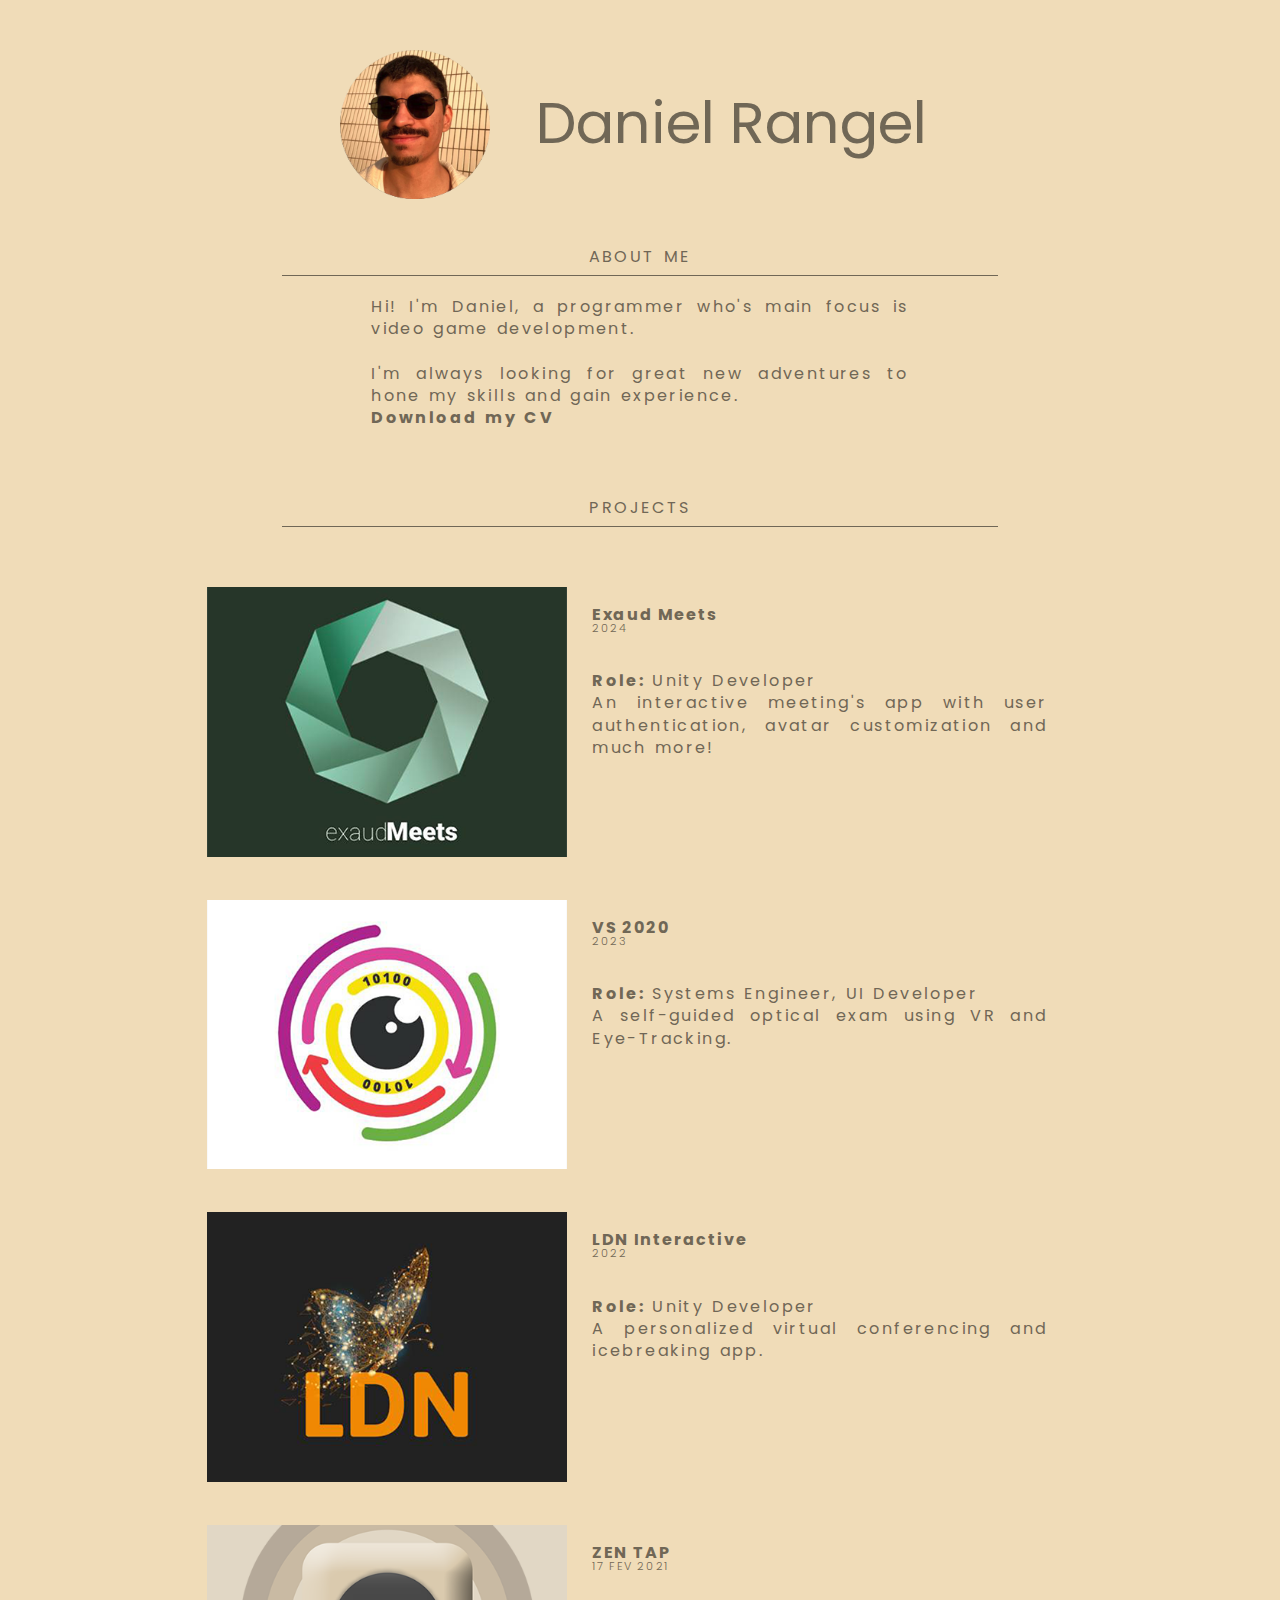
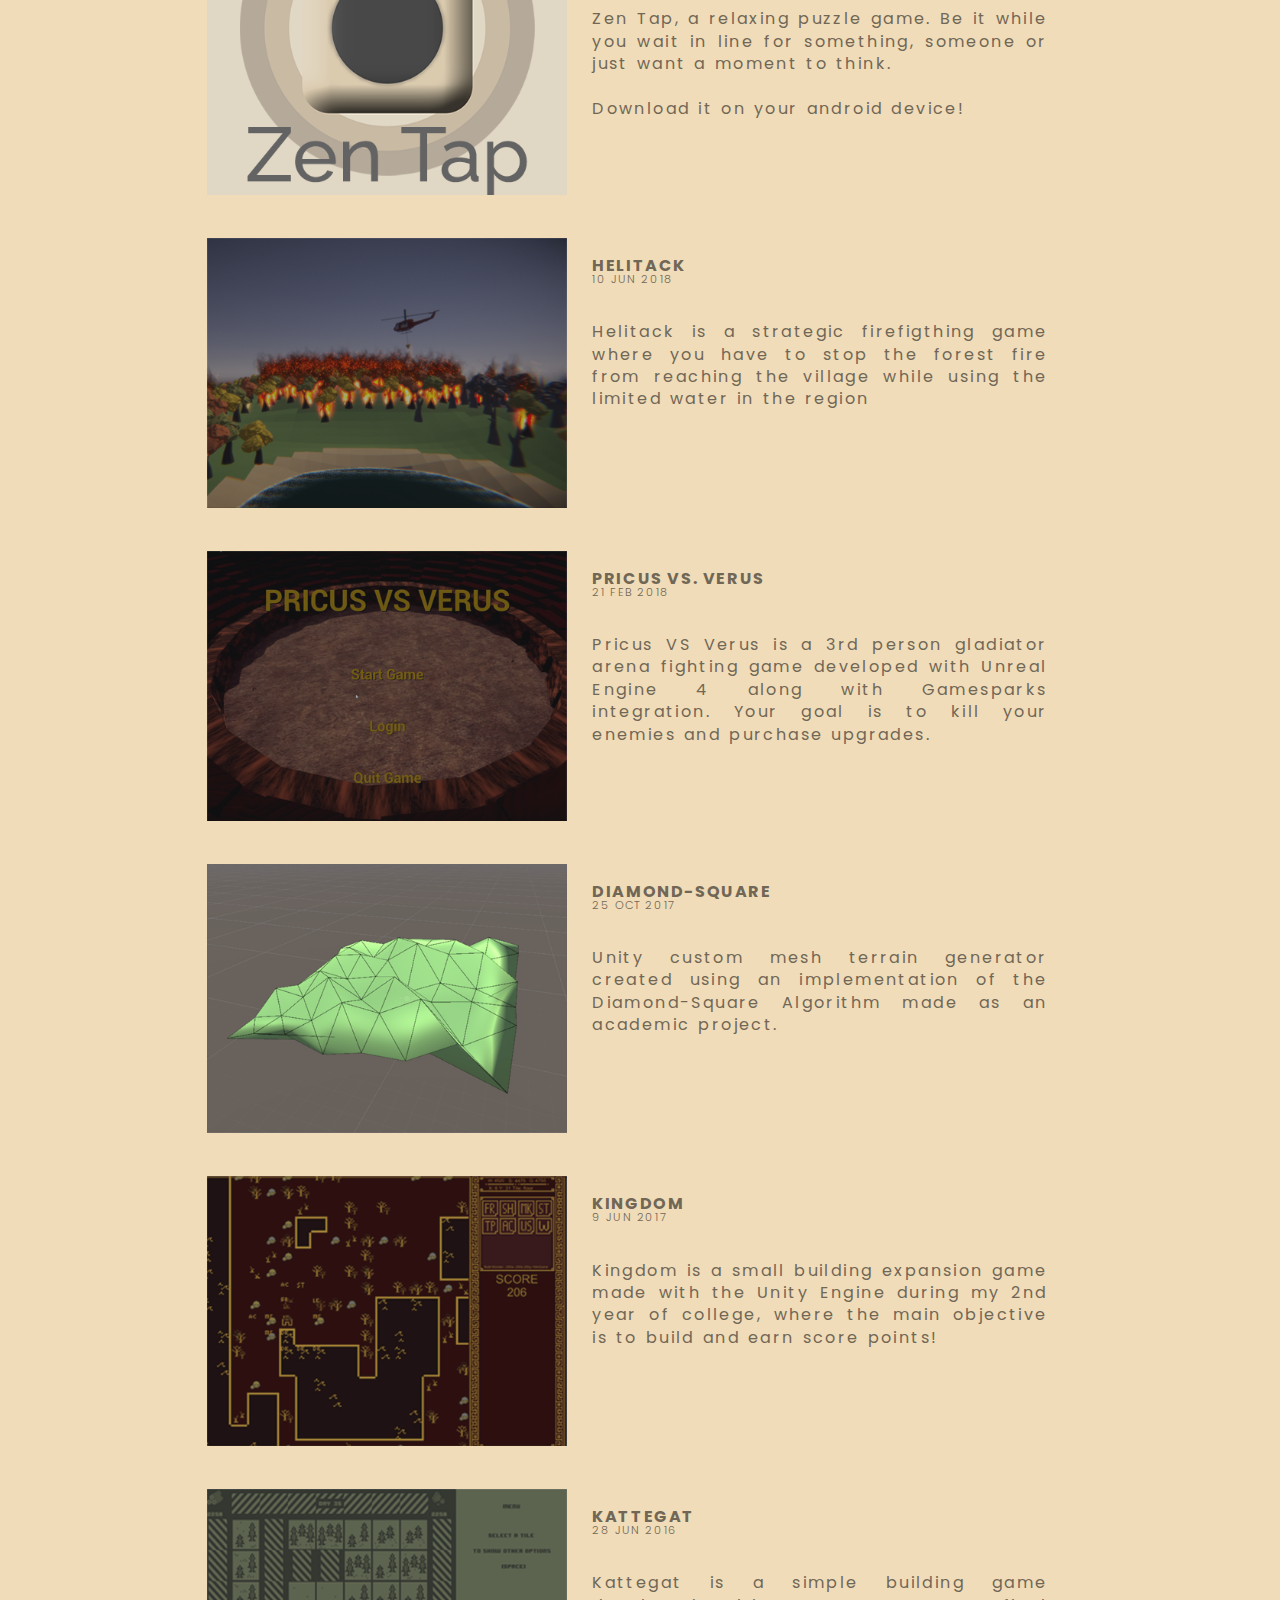
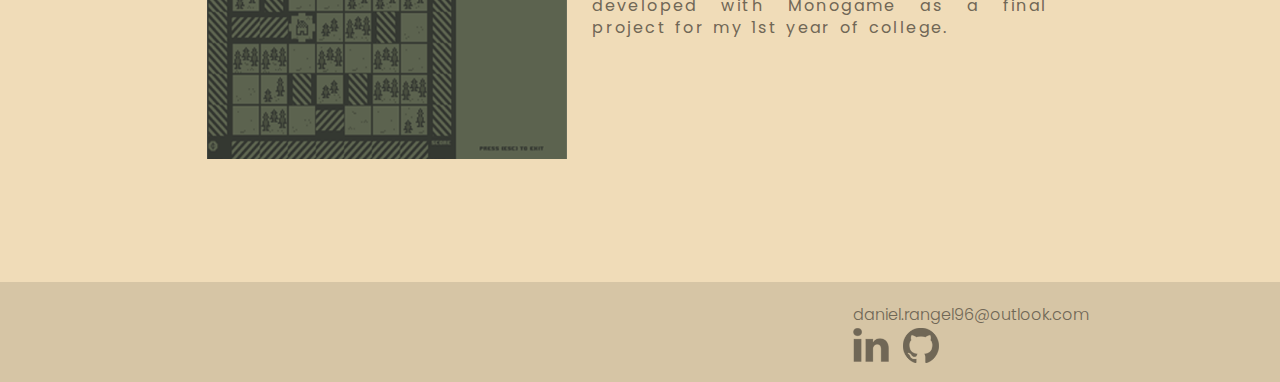
<file: index.html>
<!DOCTYPE html>
<!--
    made by >> Daniel Rangel (myself)
    started on >> 29.01.2019 finished by >> 05.02.2019
    Copyright 2025 Daniel Rangel
-->
<html lang="en">

<head>
    <title> Daniel Rangel</title>

    <meta charset="UTF-8">
    <meta name="description" content="Web Portfolio">
    <meta name="keywords" content="Portfolio, CV, Developer, Engineer, Games">
    <meta name="author" content="daniel.rangel96@outlook.com">
    <meta name="viewport" content="width=device-width, initial-scale=1.0">

    <link rel="icon" type="image/png" href="resources/favicon.png">

    <link rel="stylesheet" type="text/css" href="reset.css">

    <link href="https://fonts.googleapis.com/css?family=Poppins:300,400,700" rel="stylesheet">
    <link rel="stylesheet" type="text/css" href="style.css">
</head>

<body>
    <div class="content">
        <div id="welcome" class="banner">
            <div>
                <img src="resources\profilepic.png" alt="Picture of myself">
                <h1>Daniel Rangel</h1>
            </div>
        </div>
        <div class="wrap">
            <div id="about">
                <div class="divider">
                    <h3>ABOUT ME</h3>
                </div>

                <p class="bio"> Hi! I'm Daniel, a programmer who's main focus is video game development.
                    <br />
                    <br />
                    I'm always looking for great new adventures to hone my skills and gain experience.
                    <br />
                    <span class="bold"><a href="resources\2024_danielrangelCV.pdf" download>Download my CV</a></span>
                </p>
            </div>

            <div id="projects">
                <div class="divider">
                    <h3>PROJECTS</h3>
                </div>

                <table class="wide-table">
                    <tr class="clickable-row"
                        data-href="https://exaud.com/blog/exaud-meets-inside-teams-project-journey">
                        <td>
                            <img src="resources\exaudmeets.png" />
                        </td>
                        <td>
                            <div class="content">
                                <div class="title">
                                    <h4>Exaud Meets</h4>
                                    <p class="date">2024</p>
                                </div>
                                <br />
                                <p class="description">
                                    <b>Role: </b> Unity Developer
                                    <br />
                                    An interactive meeting's app with user authentication, avatar customization and much
                                    more!
                                </p>
                            </div>
                        </td>
                    </tr>
                    <tr class="clickable-row" data-href="https://twentytwenty.com/pipeline/vs-2020/">
                        <td>
                            <img src="resources\twentytwenty.png" />
                        </td>
                        <td>
                            <div class="content">
                                <div class="title">
                                    <h4>VS 2020</h4>
                                    <p class="date">2023</p>
                                </div>
                                <br />
                                <p class="description">
                                    <b>Role: </b> Systems Engineer, UI Developer
                                    <br />
                                    A self-guided optical exam using VR and Eye-Tracking.
                                </p>
                            </div>
                        </td>
                    </tr>
                    <tr class="clickable-row" data-href="https://www.learningdesignnetwork.com/ldn-interactive">
                        <td>
                            <img src="resources\ldn.png" />
                        </td>
                        <td>
                            <div class="content">
                                <div class="title">
                                    <h4>LDN Interactive</h4>
                                    <p class="date">2022</p>
                                </div>
                                <br />
                                <p class="description">
                                    <b>Role: </b>Unity Developer
                                    <br />
                                    A personalized virtual conferencing and icebreaking app.
                                </p>
                            </div>
                        </td>
                    </tr>
                    <tr class="clickable-row"
                        data-href="https://play.google.com/store/apps/details?id=com.DanielRangel.ZenTap">
                        <td>
                            <img src="resources\zentap.png" />
                        </td>
                        <td>
                            <div class="content">
                                <div class="title">
                                    <h4>ZEN TAP</h4>
                                    <p class="date">17 FEV 2021</p>
                                </div>
                                <br />
                                <p class="description">Zen Tap, a relaxing puzzle game. Be it while you wait in line for
                                    something, someone or just want a moment to think.
                                    <br />
                                    <br />
                                    Download it on your android device!
                                </p>
                            </div>
                        </td>
                    </tr>
                    <tr class="clickable-row" data-href="https://youtu.be/6b7mHUVqKik">
                        <td>
                            <img src="resources\helitack.png" />
                        </td>
                        <td>
                            <div class="content">
                                <div class="title">
                                    <h4>HELITACK</h4>
                                    <p class="date">10 JUN 2018</p>
                                </div>
                                <br />
                                <p class="description">Helitack is a strategic firefigthing game where you have to stop
                                    the
                                    forest fire from reaching the village while using the limited water in the region
                                </p>
                            </div>
                        </td>
                    </tr>
                    <tr class="clickable-row" data-href="https://youtu.be/KC_E-vJDn4o">
                        <td>
                            <img src="resources\pricusvsverus.png" />
                        </td>
                        <td>
                            <div class="content">
                                <div class="title">
                                    <h4>PRICUS VS. VERUS</h4>
                                    <p class="date">21 FEB 2018</p>
                                </div>
                                <br />
                                <p class="description">Pricus VS Verus is a 3rd person gladiator arena fighting game
                                    developed with
                                    Unreal Engine 4 along with Gamesparks integration. Your goal is to kill your
                                    enemies
                                    and
                                    purchase upgrades.</p>
                            </div>
                        </td>
                    </tr>
                    <tr class="clickable-row" data-href="https://github.com/SynthX00/Unity-Diamond-Square">
                        <td>
                            <img src="resources\terraingenerator.png" />
                        </td>
                        <td>
                            <div class="content">
                                <div class="title">
                                    <h4>DIAMOND-SQUARE</h4>
                                    <p class="date">25 OCT 2017</p>
                                </div>
                                <br />
                                <p class="description">Unity custom mesh terrain generator created using an
                                    implementation of the Diamond-Square Algorithm made as an academic project.</p>
                            </div>
                        </td>
                    </tr>
                    <tr class="clickable-row" data-href="https://github.com/SynthX00/Kingdom">
                        <td>
                            <img src="resources\kingdom.png" />
                        </td>
                        <td>
                            <div class="content">
                                <div class="title">
                                    <h4>KINGDOM</h4>
                                    <p class="date">9 JUN 2017</p>
                                </div>
                                <br />
                                <p class="description">Kingdom is a small building expansion game made with the Unity
                                    Engine during
                                    my 2nd year of college, where the main objective is to build and earn score points!
                                </p>
                            </div>
                        </td>
                    </tr>
                    <tr class="clickable-row" data-href="https://github.com/SynthX00/Kattegat">
                        <td>
                            <img src="resources\kattegat.png" />
                        </td>
                        <td>
                            <div class="content">
                                <div class="title">
                                    <h4>KATTEGAT</h4>
                                    <p class="date">28 JUN 2016</p>
                                </div>
                                <br />
                                <p class="description">Kattegat is a simple building game developed with Monogame as a
                                    final
                                    project for my 1st year of college.</p>
                            </div>
                        </td>
                    </tr>
                </table>

                <table class="tall-table">
                    <tr class="clickable-row"
                        data-href="https://exaud.com/blog/exaud-meets-inside-teams-project-journey">
                        <td>
                            <div class="title">
                                <h4>Exaud Meets</h4>
                                <p class="date">2024</p>
                            </div>
                        </td>
                    </tr>
                    <tr class="clickable-row"
                        data-href="https://exaud.com/blog/exaud-meets-inside-teams-project-journey">
                        <td>
                            <img src="resources\exaudmeets.png" />
                        </td>
                    </tr>
                    <tr id="group0" class="clickable-row"
                        data-href="https://play.google.com/store/apps/details?id=com.DanielRangel.ZenTap">
                        <td>
                            <p class="description">An interactive meeting's app with user authentication, avatar
                                customization and much
                                more!
                            </p>
                        </td>
                    </tr>
                    <tr class="clickable-row" data-href="https://twentytwenty.com/pipeline/vs-2020/">
                        <td>
                            <div class="title">
                                <h4>VS 2020</h4>
                                <p class="date">2023</p>
                            </div>
                        </td>
                    </tr>
                    <tr class="clickable-row" data-href="https://twentytwenty.com/pipeline/vs-2020/">
                        <td>
                            <img src="resources\twentytwenty.png" />
                        </td>
                    </tr>
                    <tr id="group0" class="clickable-row" data-href="https://twentytwenty.com/pipeline/vs-2020/">
                        <td>
                            <p class="description">A self-guided optical exam using VR and Eye-Tracking.
                            </p>
                        </td>
                    </tr>
                    <tr class="clickable-row" data-href="https://www.learningdesignnetwork.com/ldn-interactive">
                        <td>
                            <div class="title">
                                <h4>LDN Interactive</h4>
                                <p class="date">2022</p>
                            </div>
                        </td>
                    </tr>
                    <tr class="clickable-row" data-href="https://www.learningdesignnetwork.com/ldn-interactive">
                        <td>
                            <img src="resources\ldn.png" />
                        </td>
                    </tr>
                    <tr class="clickable-row" data-href="https://www.learningdesignnetwork.com/ldn-interactive">
                        <td>
                            <p class="description">A personalized virtual conferencing and icebreaking app
                            </p>
                        </td>
                    </tr>


                    <tr class="clickable-row"
                        data-href="https://play.google.com/store/apps/details?id=com.DanielRangel.ZenTap">
                        <td>
                            <div class="title">
                                <h4>ZEN TAP</h4>
                                <p class="date">17 FEV 2021</p>
                            </div>
                        </td>
                    </tr>
                    <tr class="clickable-row"
                        data-href="https://play.google.com/store/apps/details?id=com.DanielRangel.ZenTap">
                        <td>
                            <img src="resources\zentap.png" />
                        </td>
                    </tr>
                    <tr id="group0" class="clickable-row"
                        data-href="https://play.google.com/store/apps/details?id=com.DanielRangel.ZenTap">
                        <td>
                            <p class="description">Zen Tap, a relaxing puzzle game. Be it while you wait in line for
                                something, someone or just want a moment to think.
                                <br />
                                <br />
                                Download it on your android device!
                            </p>
                        </td>
                    </tr>
                    <tr class="clickable-row" data-href="https://youtu.be/6b7mHUVqKik">
                        <td>
                            <div class="title">
                                <h4>HELITACK</h4>
                                <p class="date">10 JUN 2018</p>
                            </div>
                        </td>
                    </tr>
                    <tr class="clickable-row" data-href="https://youtu.be/6b7mHUVqKik">
                        <td>
                            <img src="resources\helitack.png" />
                        </td>
                    </tr>
                    <tr class="clickable-row" data-href="https://youtu.be/6b7mHUVqKik">
                        <td>
                            <p class="description">Helitack is a strategic firefigthing game where you have to stop
                                the forest fire from reaching the village while using the limited water in the region.
                            </p>
                        </td>
                    </tr>
                    <tr class="clickable-row" data-href="https://youtu.be/KC_E-vJDn4o">
                        <td>
                            <div class="title">
                                <h4>PRICUS VS. VERUS</h4>
                                <p class="date">21 FEB 2018</p>
                            </div>
                        </td>
                    </tr>
                    <tr class="clickable-row" data-href="https://youtu.be/KC_E-vJDn4o">
                        <td>
                            <img src="resources\pricusvsverus.png" />
                        </td>
                    </tr>
                    <tr class="clickable-row" data-href="https://youtu.be/KC_E-vJDn4o">
                        <td>
                            <p class="description">Pricus VS Verus is a 3rd person gladiator arena fighting game
                                developed with
                                Unreal Engine 4 along with Gamesparks integration. Your goal is to kill your
                                enemies and purchase upgrades.
                            </p>
                        </td>
                    </tr>
                    <tr class="clickable-row" data-href="https://github.com/SynthX00/Unity-Diamond-Square">
                        <td>
                            <div class="title">
                                <h4>DIAMOND-SQUARE</h4>
                                <p class="date">25 OCT 2017</p>
                            </div>
                        </td>
                    </tr>
                    <tr class="clickable-row" data-href="https://github.com/SynthX00/Unity-Diamond-Square">
                        <td>
                            <img src="resources\terraingenerator.png" />
                        </td>
                    </tr>
                    <tr class="clickable-row" data-href="https://github.com/SynthX00/Unity-Diamond-Square">
                        <td>
                            <p class="description">Unity custom mesh terrain generator created using an
                                implementation of the Diamond-Square Algorithm made as an academic project.
                            </p>
                        </td>
                    </tr>
                    <tr class="clickable-row" data-href="https://github.com/SynthX00/Kingdom">
                        <td>
                            <div class="title">
                                <h4>KINGDOM</h4>
                                <p class="date">9 JUN 2017</p>
                            </div>
                        </td>
                    </tr>
                    <tr class="clickable-row" data-href="https://github.com/SynthX00/Kingdom">
                        <td>
                            <img src="resources\kingdom.png" />
                        </td>
                    </tr>
                    <tr class="clickable-row" data-href="https://github.com/SynthX00/Kingdom">
                        <td>
                            <p class="description">Kingdom is a small building expansion game made with the Unity
                                Engine during
                                my 2nd year of college, where the main objective is to build and earn score points!</p>
                        </td>
                    </tr>
                    <tr class="clickable-row" data-href="https://github.com/SynthX00/Kattegat">
                        <td>
                            <div class="title">
                                <h4>KATTEGAT</h4>
                                <p class="date">28 JUN 2016</p>
                            </div>
                        </td>
                    </tr>
                    <tr class="clickable-row" data-href="https://github.com/SynthX00/Kattegat">
                        <td>
                            <img src="resources\kattegat.png" />
                        </td>
                    </tr>
                    <tr class="clickable-row" data-href="https://github.com/SynthX00/Kattegat">
                        <td>
                            <p class="description">Kattegat is a simple building game developed with Monogame as a
                                final
                                project for my 1st year of college.
                            </p>
                        </td>
                    </tr>
                </table>
            </div>
        </div>

    </div>
    <footer id="contacts">
        <div id="footer">
            <div class="contacts">
                <p><a href="mailto:daniel.rangel96@outlook.com">daniel.rangel96@outlook.com</a></p>
                <div class="icons">
                    <a href="https://www.linkedin.com/in/daniel-rangel-3ba23a140/" target="_blank"><img
                            src="resources\linkedin.png" /></a>
                    <a href="https://github.com/SynthX00" target="_blank"><img src="resources\github.png" /></a>
                </div>
            </div>
        </div>
    </footer>
    <script type="text/javascript" src="jquery-3.3.1.min.js"></script>
    <script type="text/javascript" src="script.js"></script>
</body>

</html>
</file>
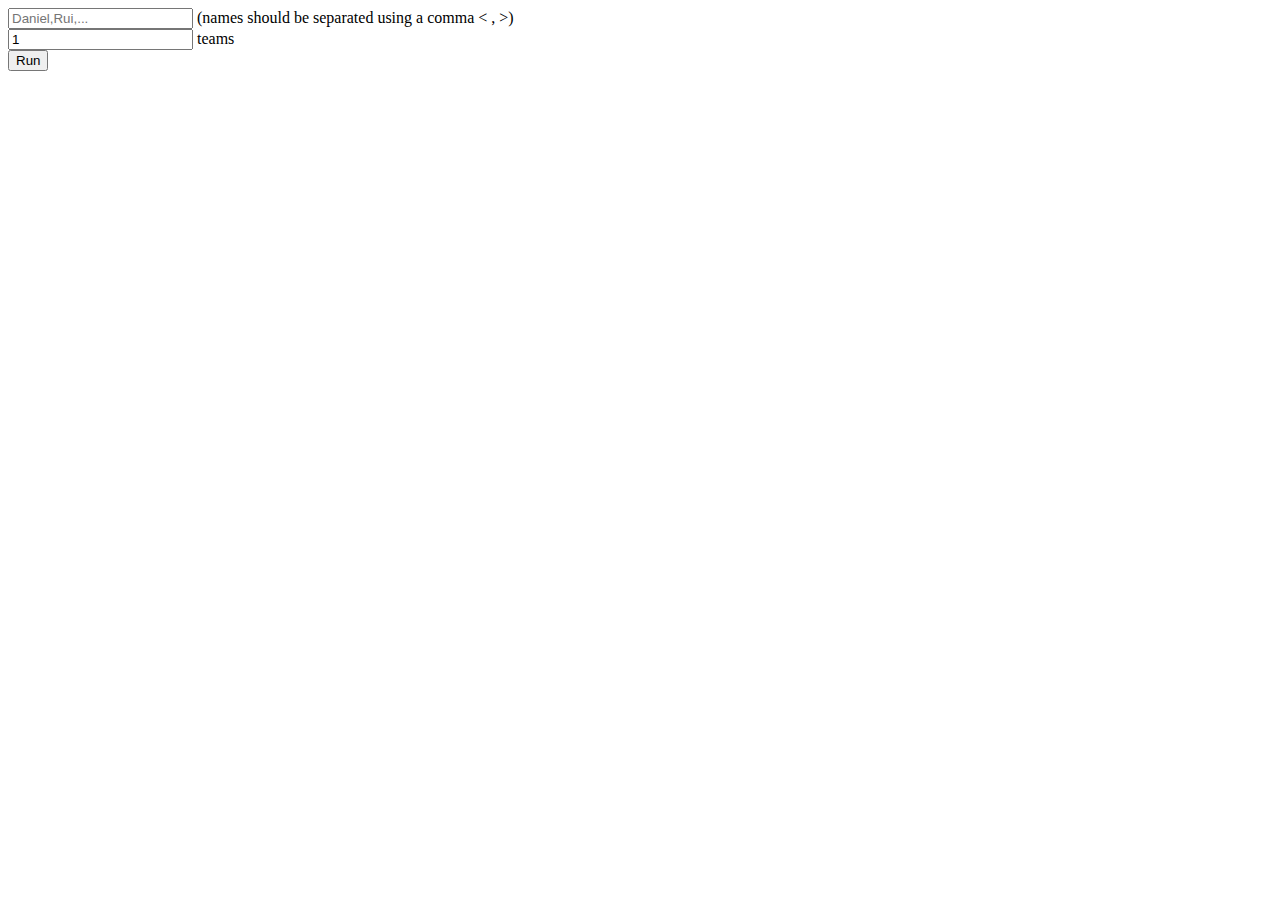
<file: teampicker/index.html>
<!DOCTYPE html>
<html lang="en">
<head>
    <title> Daniel Rangel</title>
    <meta charset="UTF-8">
</head>

<body>
    <form id="teams">
        <input type="text" id="tnames" placeholder="Daniel,Rui,..." onblur="validateNames()"> (names should be separated using a comma &lt; , &gt;) <br/>
        <input type="number" id="nteams" min="1" size="3" value=1> teams <br/>
        <input type="button" value="Run" onclick="generateTeams()">
    </form>
    <script>
        const regex = /[^A-Za-z0-9,]+/g
        var names = []

        function validateNames() {
            var input = document.getElementById("tnames").value;
            input = input.replaceAll(regex,'')
            names = input.split(',')
            names = names.filter(Boolean)
            document.getElementById("nteams").max = names.length
        }


        function generateTeams() {
            
            validateNames()
            if(names.length == 0){
                return
            }
            
            var nteams = document.getElementById("nteams").value
            if(nteams>names.length){
                return
            }

            var teamSize = Math.ceil(names.length / nteams)
            alert(teamSize)
            
            var div = document.getElementById("tlist")
            if (div){
                document.body.removeChild(div)
            }

            div = document.createElement("div")
            div.setAttribute("id", "tlist")
            document.body.appendChild(div)

            var j = 1
            while(j <= nteams){ //loop teams

                var heading = document.createElement("h3")
                heading.innerText ="team"+j
                var ul = document.createElement("ul")
                ul.setAttribute("id", "team"+j)
                div.appendChild(heading)
                div.appendChild(ul)

                var i = teamSize
                while(i > 0){ //loop names
                    if(names.length == 0){
                        break
                    }
                    var randInt = Math.floor(Math.random() * names.length)
                    if (randInt < 0){
                        randInt = 0
                    }
                    
                    var li = document.createElement("li")
                    var text = document.createTextNode(names[randInt])
                    li.appendChild(text)
                    ul.appendChild(li)
                    names.splice(randInt,1)
                    i=i-1
                }

                j = j+1
            }

            //document.getElementById("teams").reset()
        }

    </script>
</body>
</html>
</file>
<file: style.css>
body {
    background-color: #F0DCB8;
    color: #706756;
    font-family: "Poppins";
    font-size: 1rem;
}

/********************************#WELCOME********************************/

#welcome div {
    padding-top: 50px;
}

#welcome .icons img {
    width: 25px;
    height: 25px;
    display: inline-block;
    vertical-align: middle;
    left: 10px;
}

@media only screen and (min-width:651px) {

    #welcome div {
        width: 40%;
        margin: auto;
        position: relative;
        top: 30%;
        max-width: 600px;
        min-width: 600px;
    }

    #welcome h1 {
        display: inline-block;
        font-size: 3.6rem;
        color: #706756;
        margin-left: 7%;
        vertical-align: middle;
    }

    #welcome p {
        display: inline-block;
        color: #706756;
        margin-left: 7%;
        vertical-align: middle;
    }

    #welcome img {
        width: 100%;
        height: auto;
        max-width: 150px;
        min-width: 50px;
        max-height: 2500px;
        min-height: 50px;
        vertical-align: middle;
    }
}

@media only screen and (max-width:650px) {

    #welcome div {
        width: 50%;
        margin: auto;
        position: relative;
        top: 20%;
        max-width: 290px;
        min-width: 290px;
    }

    #welcome h1 {
        font-size: 2.6rem;
        color: #706756;
        max-width: 290px;
        min-width: 290px;
        margin-top: 10%;
    }

    #welcome img {
        width: 100%;
        height: auto;
        margin-left: 65px;
        max-width: 150px;
        min-width: 50px;
        max-height: 2500px;
        min-height: 50px;
        vertical-align: middle;
    }
}

/********************************#ABOUT********************************/

.wrap {
    width: 70%;
    max-width: 1120px;
    min-width: 480px;
    margin: auto;
}

#about {
    margin-top: 50px;
}

#about .divider {
    border-bottom: 1px solid #706756;
    padding-bottom: 10px;
    width: 80%;
    margin-left: auto;
    margin-right: auto;
    margin-bottom: 20px;
}

#about h3,
#projects h3 {
    text-align: center;
    color: #706756;
    word-spacing: 0.1rem;
    letter-spacing: 0.15rem;
}

.bio {
    width: 60%;
    text-align: justify;
    margin-left: auto;
    margin-right: auto;
    word-spacing: 0.1rem;
    letter-spacing: 0.15rem;
    line-height: 1.4;
}

@media only screen and (min-width: 1150px) {

    #skills {
        margin-top: 60px;
        min-width: 800px;
    }

    #skills .container {
        margin-left: auto;
        margin-right: auto;
        width: 70%;
        min-width: 800px;
    }

    #skills .container tr {
        height: 50px;
        padding-top: 20px;
        padding-bottom: 20px;
    }

    #tbl1 {
        vertical-align: middle;
    }

    #tbl2 {
        vertical-align: middle;
        float: right;
    }

    .skills {
        display: inline-block;
        vertical-align: center;
    }

    .skills td {
        height: 30px;
        text-align: center;
        vertical-align: middle;
        padding-right: 10px;
        padding-left: 10px;
        vertical-align: text-bottom;
    }
}

@media only screen and (max-width: 1150px) and (min-width: 1040px) {

    #skills {
        margin-top: 60px;
    }

    #skills .container {
        margin-left: auto;
        margin-right: auto;
        width: 100%;
    }

    #skills .container tr {
        height: 50px;
        padding-top: 20px;
        padding-bottom: 20px;
    }

    #tbl1 {
        vertical-align: middle;
    }

    #tbl2 {
        vertical-align: middle;
        float: right;
    }

    .skills {
        display: inline-block;
        vertical-align: center;
    }

    .skills td {
        height: 30px;
        text-align: center;
        vertical-align: middle;
        padding-right: 10px;
        padding-left: 10px;
        vertical-align: text-bottom;
    }
}

@media only screen and (max-width: 1039px) {

    #skills {
        margin-top: 60px;
    }

    #skills .container {
        width: 330px;
        margin-left: auto;
        margin-right: auto;
    }

    #skills .container tr {
        height: 50px;
        padding-top: 20px;
        padding-bottom: 20px;
    }

    .skills td {
        height: 30px;
        text-align: center;
        vertical-align: middle;
        padding-right: 10px;
        vertical-align: text-bottom;
    }

    #tbl1 {
        margin-bottom: 30px;
    }

    #tbl2 {
        margin-top: 30px;
    }
}

.skills td,
h4,
.bold {
    font-weight: bold;
}

.interests {
    margin-top: 60px;
    padding-bottom: 15px;
    word-spacing: 0.1rem;
    letter-spacing: 0.15rem;
}

.interests table {
    margin: 15px auto 0 auto;
}

.interests table td {
    padding-right: 10px;
    padding-left: 10px;
}

.interests table td img {
    height: auto;
    width: auto;
    max-width: 50px;
}

/********************************#PROJECTS********************************/

#projects {
    margin-top: 70px;
}

#projects .divider {
    border-bottom: 1px solid #706756;
    padding-bottom: 10px;
    width: 80%;
    margin-left: auto;
    margin-right: auto;
    margin-bottom: 40px;
}

.wide-table {
    display: relative;
}

.tall-table {
    display: none;
}

#projects .description {
    text-align: justify;
}

#projects .description b {
    font-weight: bold;
}

@media only screen and (min-width: 1254px) {

    #projects table {
        width: 866px;
        margin-left: auto;
        margin-right: auto;
    }

    #projects table img {
        max-width: 360px;
        width: auto;
        height: auto;
    }

    #projects table td {
        vertical-align: top;
        padding-top: 20px;
        padding-bottom: 20px;
    }

    #projects table td .content {
        position: relative;
        left: 5%;
        width: 90%;
        padding-top: 40px;
    }

    #projects table td .title {
        position: relative;
        bottom: 20px;
        letter-spacing: 0.1rem;
    }

    #projects .description {
        word-spacing: 0.1rem;
        letter-spacing: 0.15rem;
        line-height: 1.4;
    }
}

@media only screen and (max-width: 1254px) and (min-width: 1040px) {

    #projects table {
        width: 80%;
        margin-left: auto;
        margin-right: auto;
    }

    #projects table img {
        max-width: 250px;
        width: auto;
        height: auto;
    }

    #projects table td {
        vertical-align: top;
        padding-top: 20px;
        padding-bottom: 20px;
    }

    #projects table td .content {
        position: relative;
        left: 5%;
        min-width: 200px;
    }

    #projects table .description {
        font-size: 0.8rem;
        width: 80%;
    }

    #projects table td .title {
        position: relative;
        bottom: 20px;
        letter-spacing: 0.1rem;
    }

    #projects .description {
        word-spacing: 0.1rem;
        letter-spacing: 0.10rem;
        line-height: 1;
    }
}

@media only screen and (max-width: 1039px) {
    .wide-table {
        display: none;
    }

    .tall-table {
        display: block;
        width: 480px;
        margin-left: auto;
        margin-right: auto;
    }

    .tall-table tr {
        text-align: center;
    }

    .tall-table td {
        height: 50px;
    }

    .tall-table img {
        max-width: 250px;
        width: auto;
        height: auto;
    }

    #projects table .description {
        font-size: 0.9rem;
        width: 90%;
        margin-left: auto;
        margin-right: auto;
        word-spacing: 0.1rem;
        letter-spacing: 0.10rem;
        line-height: 1.2;
    }


    #projects table td .title {
        letter-spacing: 0.1rem;
    }
}

.clickable-row:hover {
    cursor: pointer;
}

.date {
    font-size: 0.7rem;
    font-weight: 300;
}

/********************************FOOTER********************************/

footer {
    background-color: #D6C5A5;
    color: #706756;
    font-weight: 300;
}

footer {
    width: 100%;
    height: 100px;
    margin-top: 100px;
    min-width: 480px;
}

#footer {
    position: relative;
    top: 50px;
    min-width: 450px;
}

#contacts #footer {
    top: 25%;
    width: 70%;
    max-width: 1120px;
    margin: auto;
}

#contacts #footer div {
    display: inline-block;
    vertical-align: middle;
}

.copyright {
    margin-top: 17px;
}

#contacts .contacts {
    position: relative;
    float: right;
}

footer img {
    width: auto;
    height: auto;
    max-height: 35px;
    margin-right: 10px;
    padding-top: 5px;
}

/********************************OTHER********************************/

.underline {
    text-decoration: underline;
}

.active {
    font-weight: bold;
    text-decoration: none;
}

a {
    color: #706756;
}

#projects a:hover,
footer a:hover {
    text-decoration: underline;
}

header a,
footer a {
    color: #706756;
}

.tooltip {
    position: relative;
    display: inline-block;
}

.tooltip .tooltiptext {
    visibility: hidden;
    width: 150px;
    background-color: #1a1a1d;
    color: #706756;
    text-align: center;
    border-radius: 6px;
    padding: 5px 0;
    position: absolute;
    z-index: 1;
    top: 110%;
    left: 50%;
    margin-left: -75px;

    opacity: 0;
    transition: opacity 1s;
}

.tooltip .tooltiptext::after {
    content: " ";
    position: absolute;
    bottom: 100%;
    left: 50%;
    margin-left: -5px;
    border-width: 5px;
    border-style: solid;
    border-color: transparent transparent #1a1a1d transparent;
}

.tooltip:hover .tooltiptext {
    visibility: visible;
    opacity: 1;
}

.lang a:hover {
    text-decoration: underline;
}
</file>
